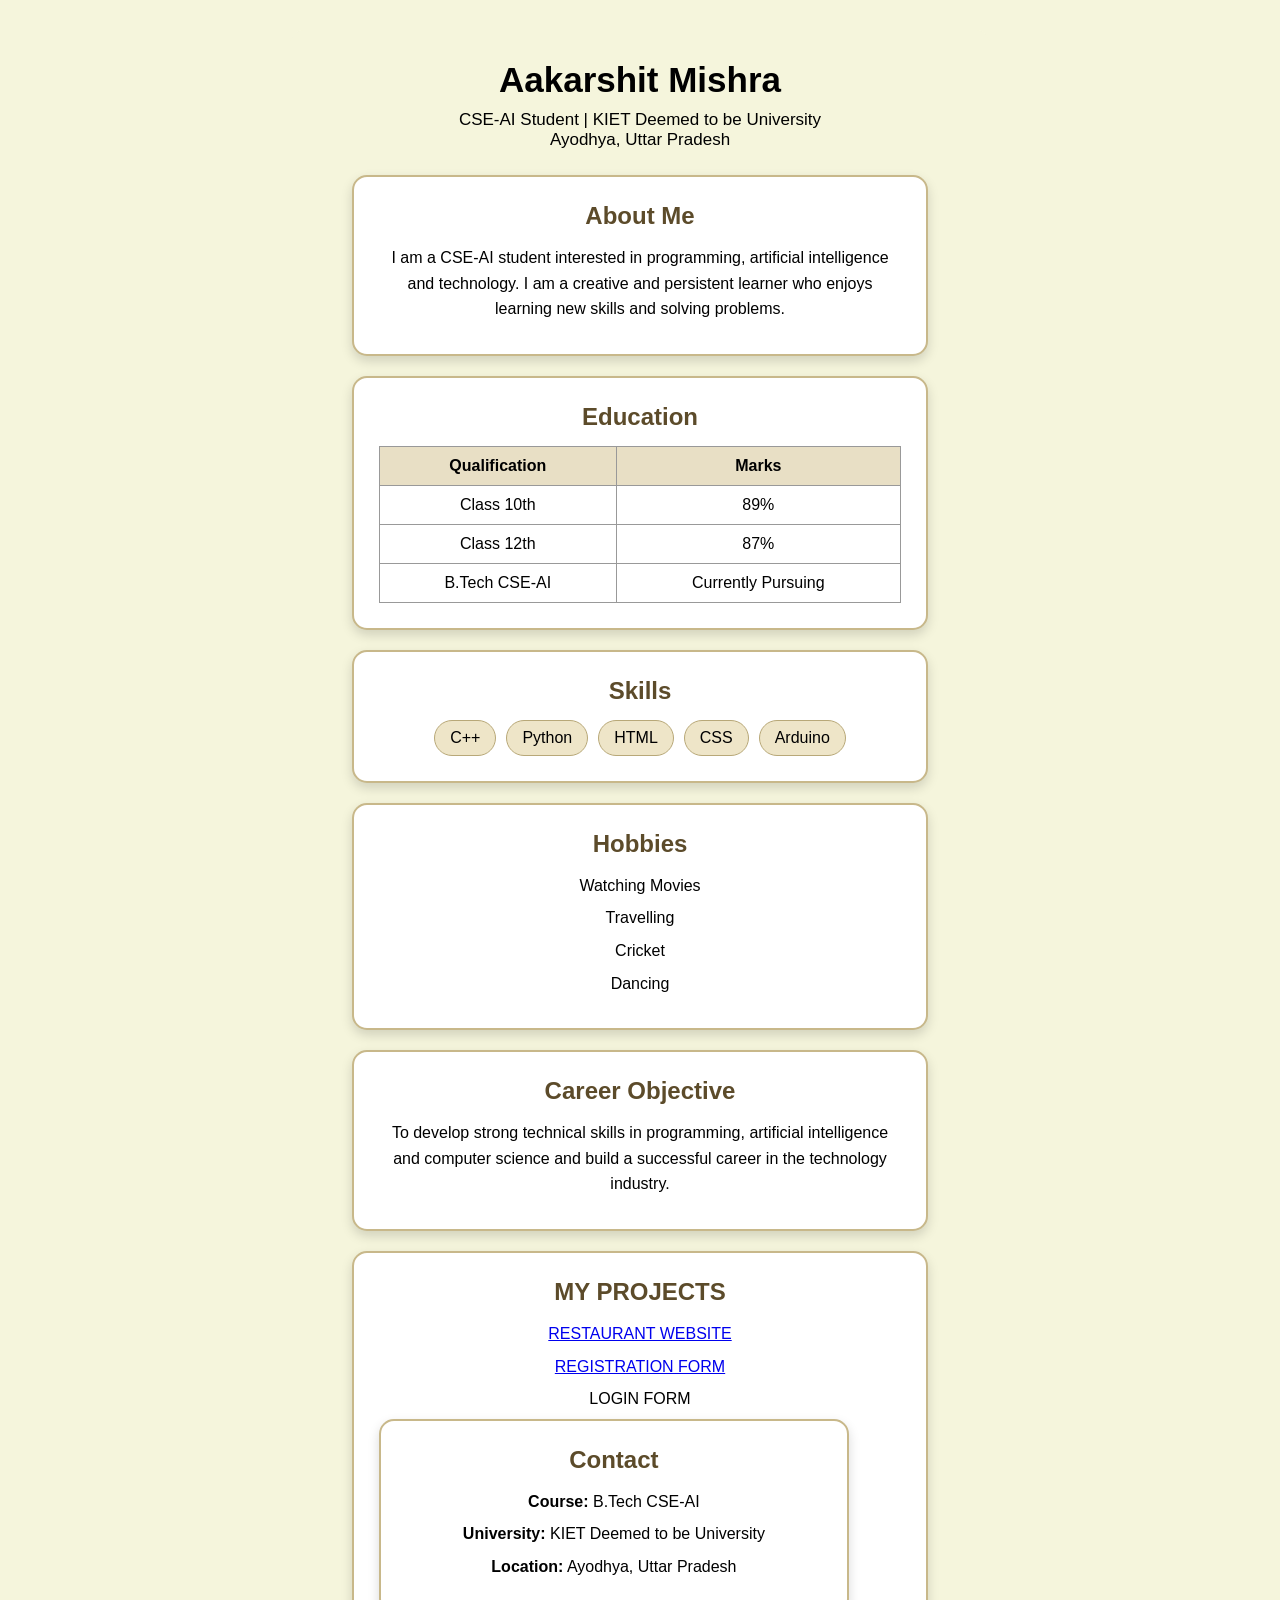
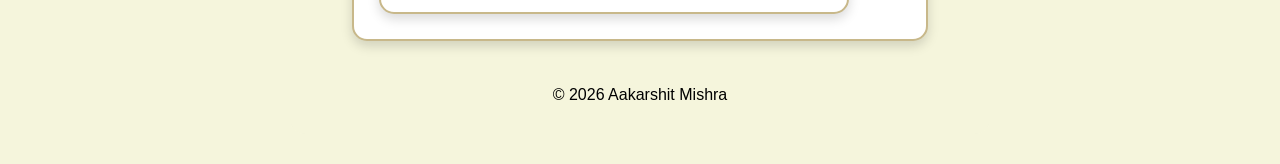
<file: index.html>
<!DOCTYPE html>
<html lang="en">
<head>
    <meta charset="UTF-8">
    <meta name="viewport" content="width=device-width, initial-scale=1.0">

    <title>Aakarshit Mishra Resume</title>

    <style>

        * {
            margin: 0;
            padding: 0;
            box-sizing: border-box;
        }

        body {
            font-family: Arial, sans-serif;
            background-color: beige;
            display: flex;
            justify-content: center;
            padding: 30px;
        }

        /* Main Resume */
        .resume {
            width: 700px;
            background-color: #f5f5dc;
            padding: 30px;
            border-radius: 15px;
        }

        /* Header */
        .header {
            text-align: center;
            margin-bottom: 25px;
        }

        .header h1 {
            font-size: 35px;
            margin-bottom: 10px;
        }

        .header p {
            font-size: 17px;
        }

        /* Flexbox Cards */
        .cards {
            display: flex;
            flex-direction: column;
            align-items: center;
            gap: 20px;
        }

        /* Individual Card */
        .card {
            width: 90%;
            background-color: white;
            padding: 25px;
            border-radius: 15px;
            border: 2px solid #c8b88a;
            box-shadow: 0px 5px 12px rgba(0,0,0,0.15);
        }

        .card h2 {
            text-align: center;
            margin-bottom: 15px;
            color: #5c4b2a;
        }

        .card p {
            text-align: center;
            line-height: 1.6;
            margin: 7px;
        }

        /* Education Table */
        table {
            width: 100%;
            border-collapse: collapse;
        }

        th, td {
            border: 1px solid #999;
            padding: 10px;
            text-align: center;
        }

        th {
            background-color: #e8dfc5;
        }

        /* Skills */
        .skills {
            display: flex;
            justify-content: center;
            flex-wrap: wrap;
            gap: 10px;
        }

        .skill {
            background-color: #eee5c8;
            padding: 8px 15px;
            border-radius: 20px;
            border: 1px solid #b8a878;
        }

        /* Footer */
        .footer {
            text-align: center;
            margin-top: 25px;
        }

    </style>

</head>

<body>

    <div class="resume">

        <!-- Header -->
        <div class="header">

            <h1>Aakarshit Mishra</h1>

            <p>
                CSE-AI Student | KIET Deemed to be University
            </p>

            <p>
                Ayodhya, Uttar Pradesh
            </p>

        </div>


        <!-- All Cards -->
        <div class="cards">


            <!-- About Me -->
            <div class="card">

                <h2>About Me</h2>

                <p>
                    I am a CSE-AI student interested in programming,
                    artificial intelligence and technology. I am a
                    creative and persistent learner who enjoys learning
                    new skills and solving problems.
                </p>

            </div>


            <!-- Education -->
            <div class="card">

                <h2>Education</h2>

                <table>

                    <tr>
                        <th>Qualification</th>
                        <th>Marks</th>
                    </tr>

                    <tr>
                        <td>Class 10th</td>
                        <td>89%</td>
                    </tr>

                    <tr>
                        <td>Class 12th</td>
                        <td>87%</td>
                    </tr>

                    <tr>
                        <td>B.Tech CSE-AI</td>
                        <td>Currently Pursuing</td>
                    </tr>

                </table>

            </div>


            <!-- Skills -->
            <div class="card">

                <h2>Skills</h2>

                <div class="skills">

                    <div class="skill">C++</div>
                    <div class="skill">Python</div>
                    <div class="skill">HTML</div>
                    <div class="skill">CSS</div>
                    <div class="skill">Arduino</div>

                </div>

            </div>


            <!-- Hobbies -->
            <div class="card">

                <h2>Hobbies</h2>

                <p>Watching Movies</p>
                <p>Travelling</p>
                <p>Cricket</p>
                <p>Dancing</p>

            </div>


            <!-- Career Objective -->
            <div class="card">

                <h2>Career Objective</h2>

                <p>
                    To develop strong technical skills in programming,
                    artificial intelligence and computer science and
                    build a successful career in the technology industry.
                </p>

            </div>
            <div class="card">
                <!--My Projects-->

                <h2>MY PROJECTS</h2>

                <p>
                   
                     <a href="hotel.html">RESTAURANT WEBSITE</a>
                </p>


                <p>
                  <a href="registration.html"> REGISTRATION FORM </a>
                </p>

                <p>
                    <href="form.html">LOGIN FORM</href>
                </p>


            <!-- Contact -->  
            <div class="card">

                <h2>Contact</h2>

                <p><b>Course:</b> B.Tech CSE-AI</p>

                <p>
                    <b>University:</b>
                    KIET Deemed to be University
                </p>

                <p><b>Location:</b> Ayodhya, Uttar Pradesh</p>

            </div>



        </div>


        <div class="footer">

            <p>© 2026 Aakarshit Mishra</p>

        </div>

    </div>

</body>
</html>
</file>
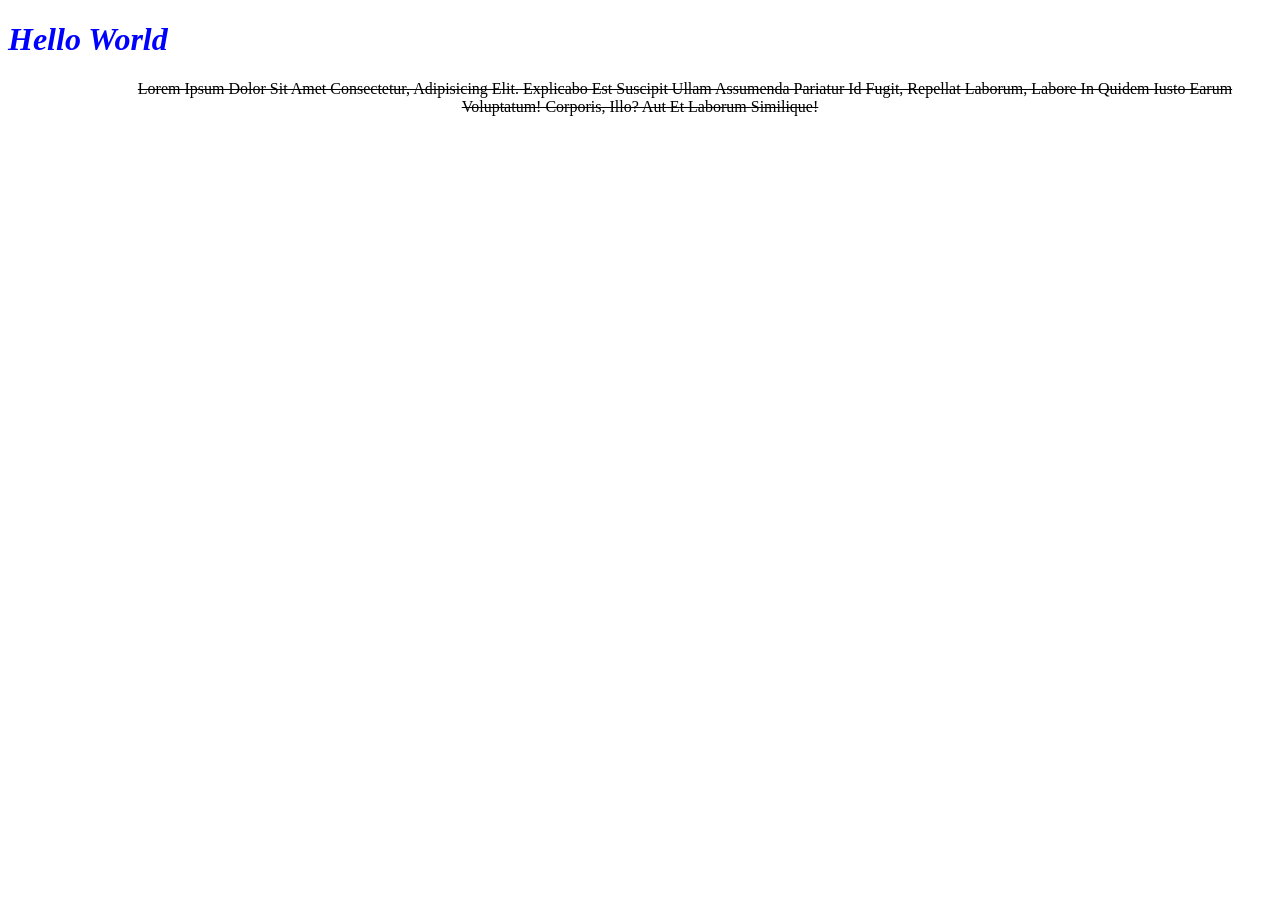
<file: demo.html>
<!DOCTYPE html>
<html lang="en">
<head>
    <meta charset="UTF-8">
    <meta name="viewport" content="width=device-width, initial-scale=1.0">
    <title>css - Font  css Box model (w/h/p/b)</title>
    <style> h1{ 
        color:blue;
       background-color :antiquewhite
       font-family: "Times New Roman"
       /* fonty size: 5em; */
       font weight : 100;
       font style: italic;
    } 
    p {
        text-align: center;
        text-decoration: line-through;
        text-transform: capitalize;
        text-shadow:0vmax;
        text-indent: 90px ;
    }
    #box{
        width:500px;
        height: 400px;
        background:    
        border: 5px  solid ;
    }
        </style>
</head>
<body>
    <!---->
    <div>
    <!--css-inline /internal and external-->
    <h1 style="font-style: italic;"> Hello World </h1>  
    <p> Lorem ipsum dolor sit amet consectetur, adipisicing elit. Explicabo est suscipit ullam assumenda pariatur id fugit, repellat laborum, labore in quidem iusto earum voluptatum! Corporis, illo? Aut et laborum similique!
        </p>
        </div>
    
    
</body>
</html>
</file>
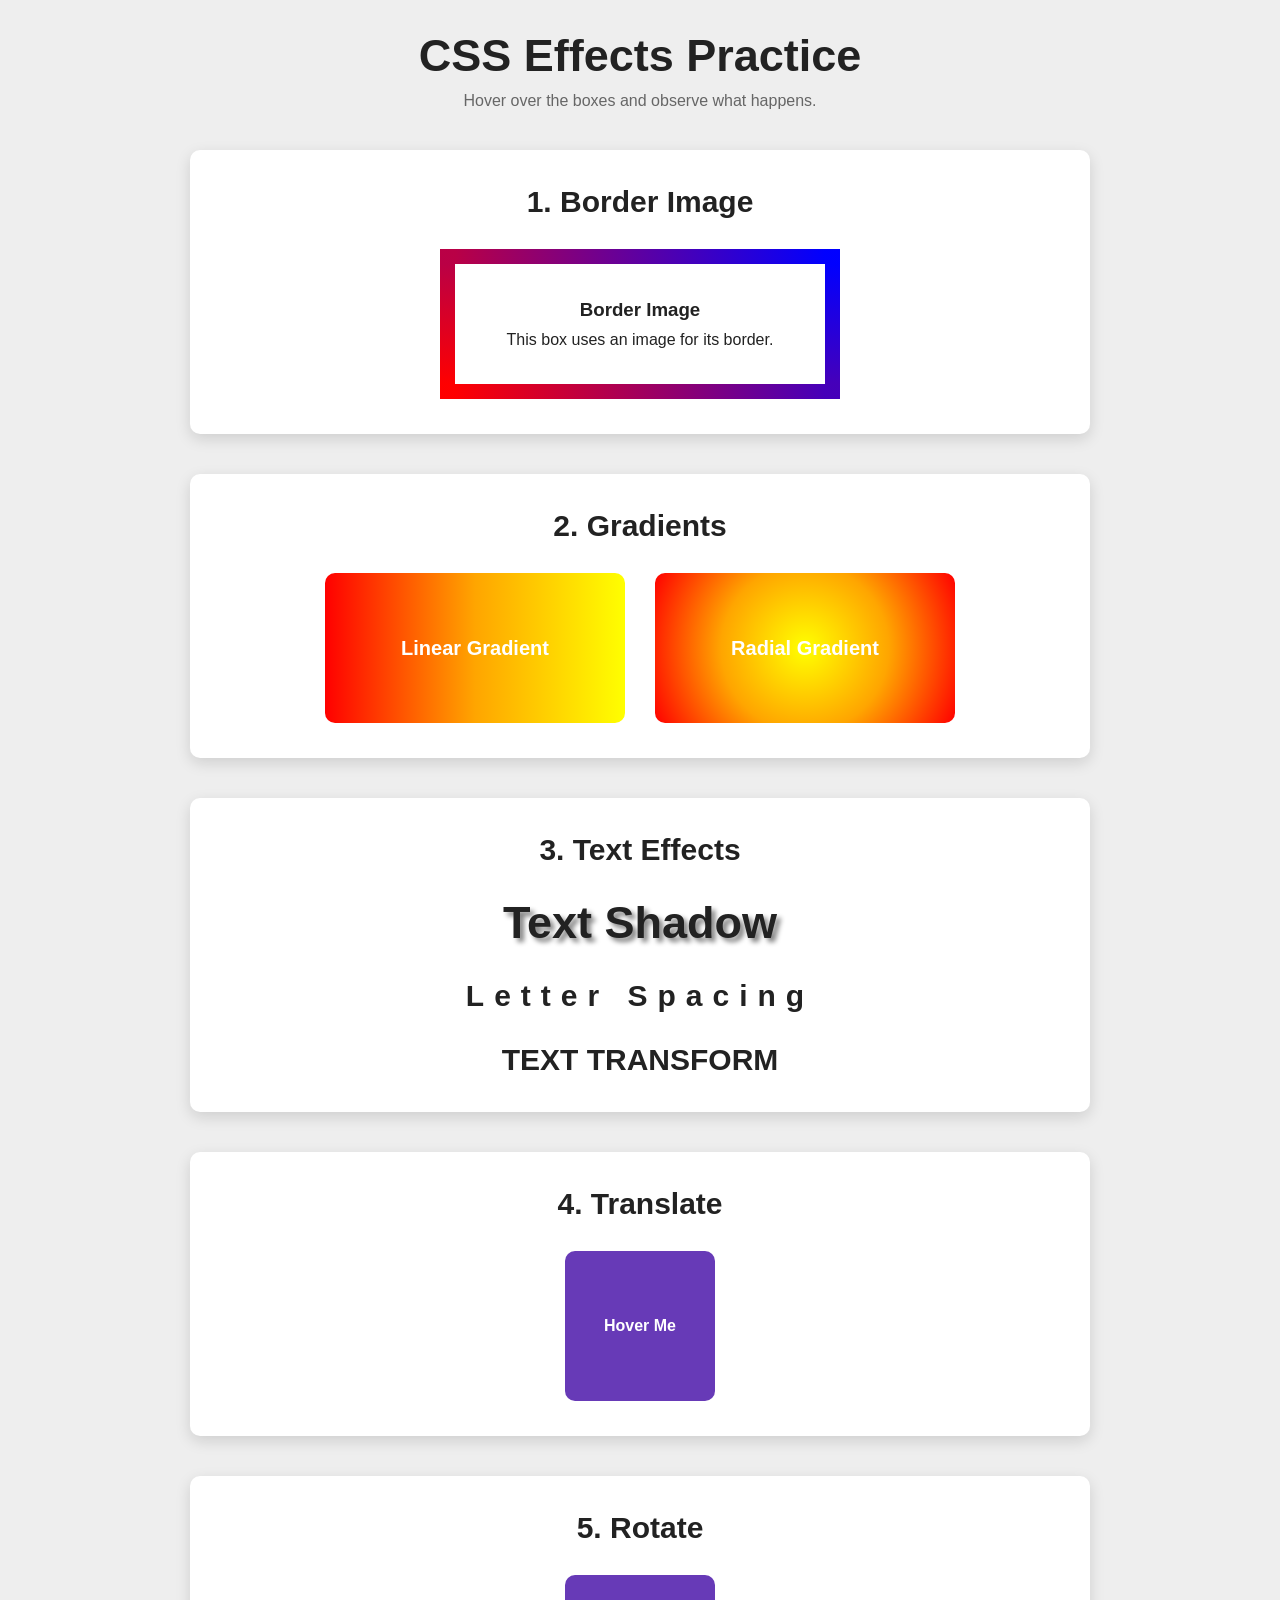
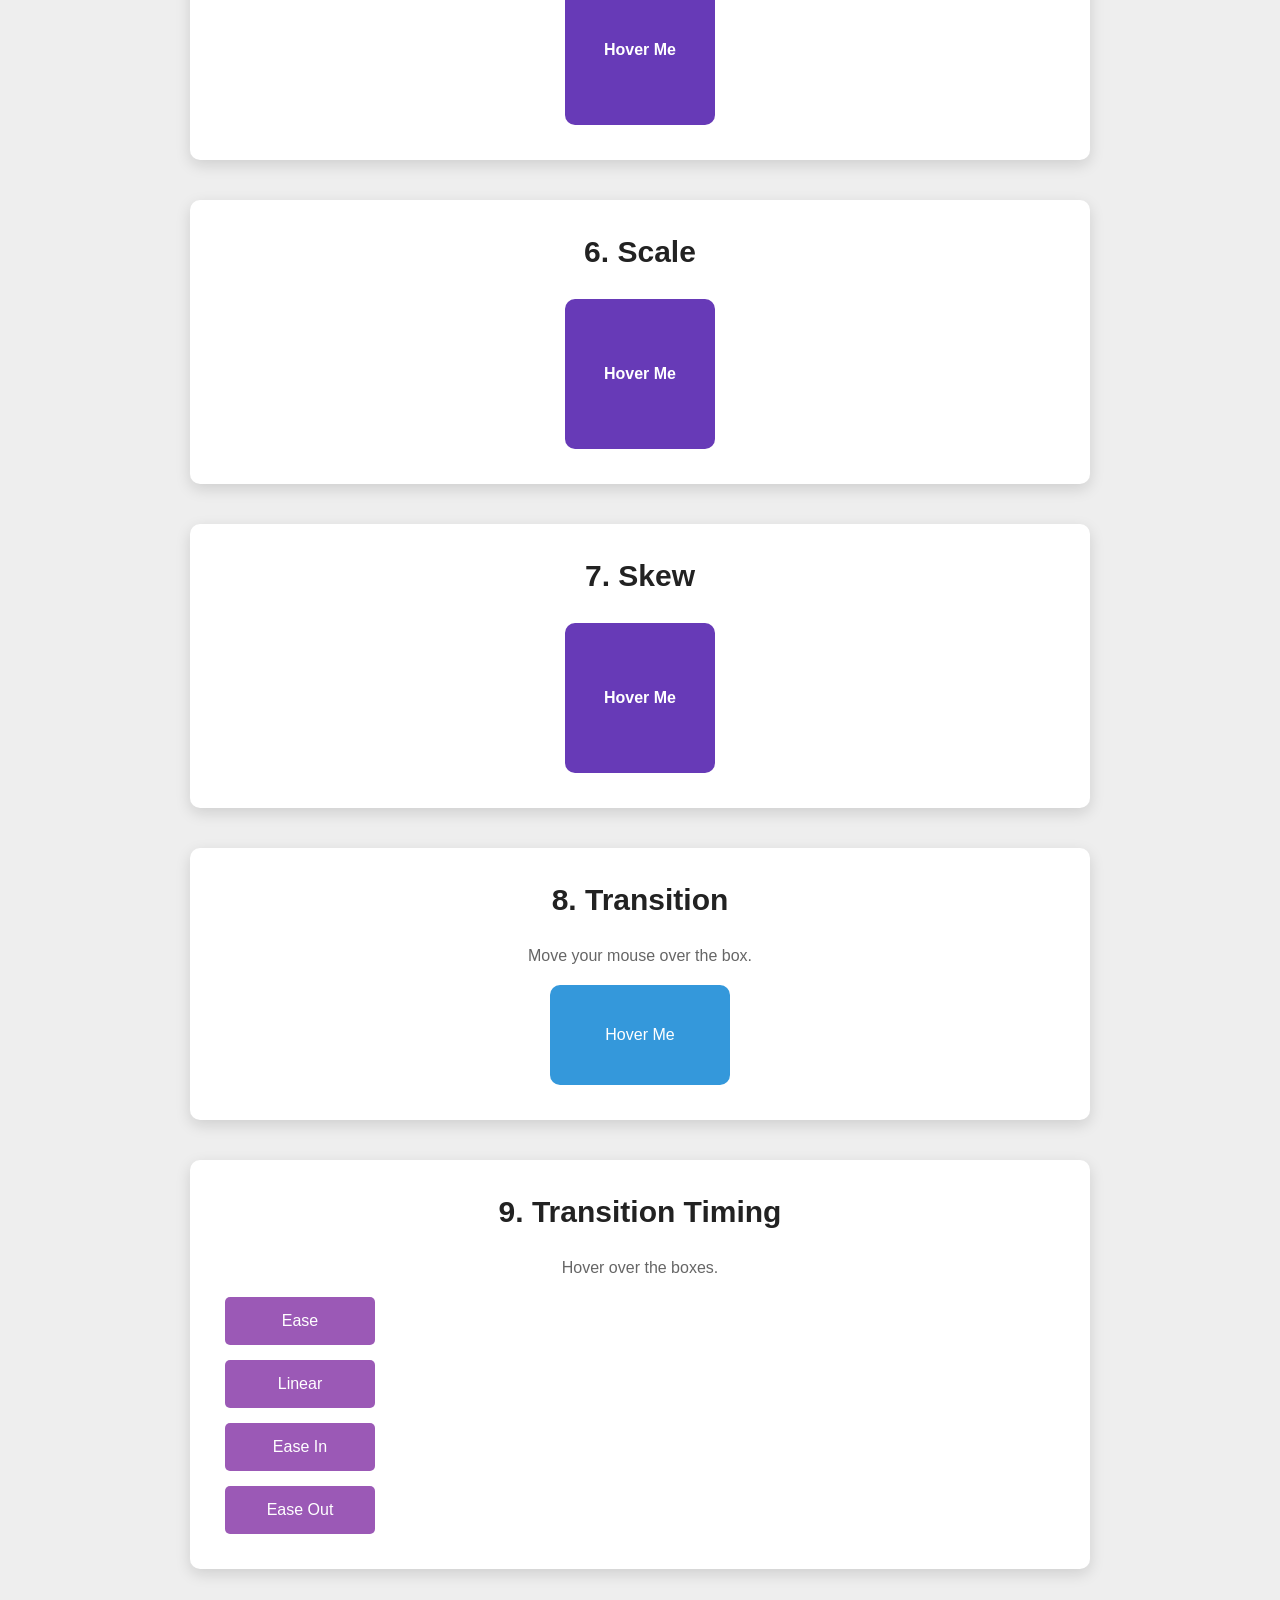
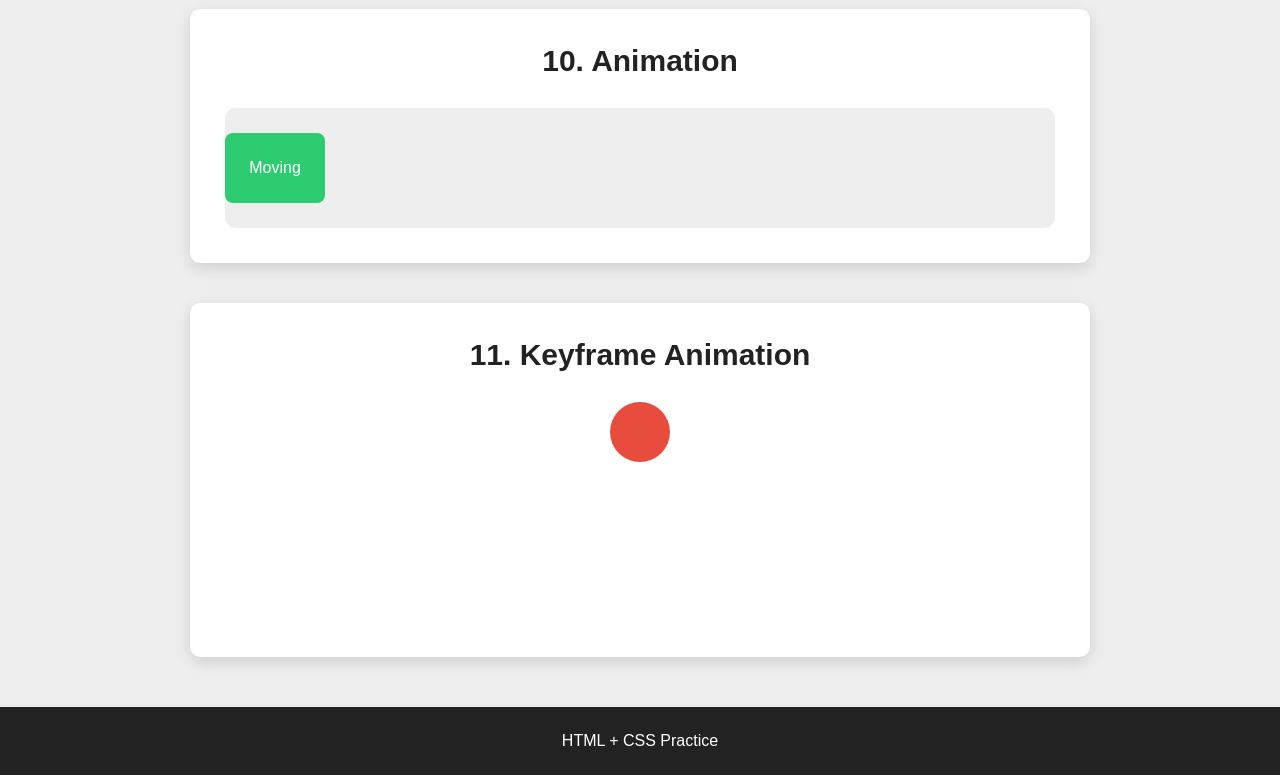
<file: document.html>
<!DOCTYPE html>
<html lang="en">

<head>

    <meta charset="UTF-8">

    <meta name="viewport" content="width=device-width, initial-scale=1.0">

    <title>CSS Effects Practice</title>

    <link rel="stylesheet" href="document.css">

</head>

<body>

    <h1>CSS Effects Practice</h1>

    <p class="intro">
        Hover over the boxes and observe what happens.
    </p>

    <section>

        <h2>1. Border Image</h2>

        <div class="border-image-box">

            <h3>Border Image</h3>

            <p>
                This box uses an image for its border.
            </p>

        </div>

    </section>


    <section>

        <h2>2. Gradients</h2>

        <div class="boxes">

            <div class="box linear">
                Linear Gradient
            </div>

            <div class="box radial">
                Radial Gradient
            </div>

        </div>

    </section>


    <section>

        <h2>3. Text Effects</h2>

        <div class="text-box">

            <h3 class="shadow">
                Text Shadow
            </h3>

            <h3 class="spacing">
                Letter Spacing
            </h3>

            <h3 class="uppercase">
                text transform
            </h3>

        </div>

    </section>


    <section>

        <h2>4. Translate</h2>

        <div class="boxes">

            <div class="transform-box translate">
                Hover Me
            </div>

        </div>

    </section>



    <section>

        <h2>5. Rotate</h2>

        <div class="boxes">

            <div class="transform-box rotate">
                Hover Me
            </div>

        </div>

    </section>



    <section>

        <h2>6. Scale</h2>

        <div class="boxes">

            <div class="transform-box scale">
                Hover Me
            </div>

        </div>

    </section>



    <section>

        <h2>7. Skew</h2>

        <div class="boxes">

            <div class="transform-box skew">
                Hover Me
            </div>

        </div>

    </section>



    <section>

        <h2>8. Transition</h2>

        <p class="instruction">
            Move your mouse over the box.
        </p>

        <div class="transition-box">
            Hover Me
        </div>

    </section>



    <section>

        <h2>9. Transition Timing</h2>

        <p class="instruction">
            Hover over the boxes.
        </p>

        <div class="timing-boxes">

            <div class="timing ease">
                Ease
            </div>

            <div class="timing linear-timing">
                Linear
            </div>

            <div class="timing ease-in">
                Ease In
            </div>

            <div class="timing ease-out">
                Ease Out
            </div>

        </div>

    </section>


    <section>

        <h2>10. Animation</h2>

        <div class="animation-area">

            <div class="moving-box">
                Moving
            </div>

        </div>

    </section>



    <section>

        <h2>11. Keyframe Animation</h2>

        <div class="bounce-area">

            <div class="ball"></div>

        </div>

    </section>


    <footer>

        <p>
            HTML + CSS Practice
        </p>

    </footer>


</body>

</html>
</file>
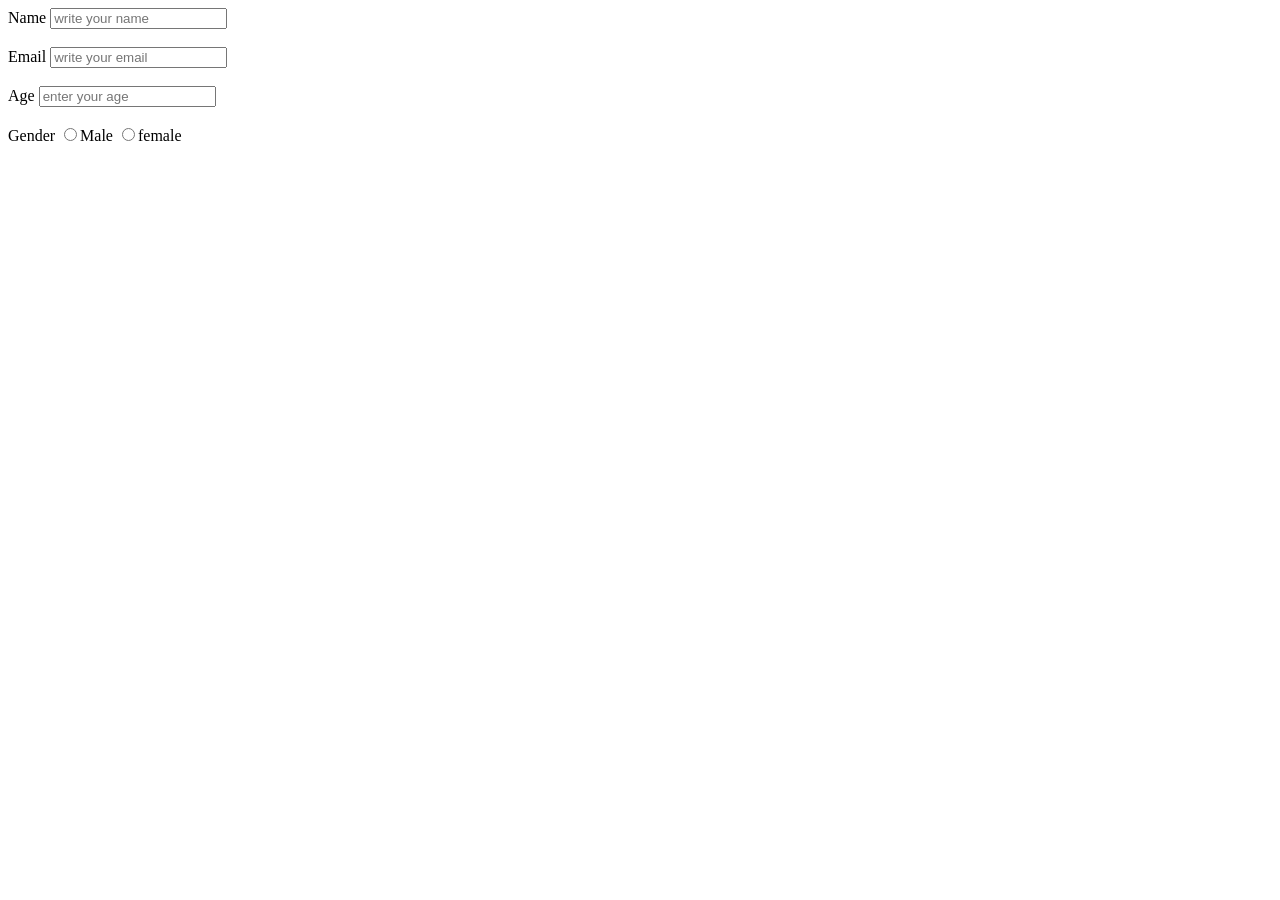
<file: form.html>
<!DOCTYPE html>
<html lang="en">
<head>
    <meta charset="UTF-8">
    <meta name="viewport" content="width=device-width, initial-scale=1.0">
    <title>registration form</title>
</head>
<body>
    <form method="get" autocomplete="on">
        <label>Name</label>
        <input type="text" placeholder="write your name ">
        <br><br>
        <label>Email</label>
        <input type="email" placeholder="write your email">
        <br><br>
        <label>Age</label>
        <input type="number" placeholder="enter your age">
        <br> <br>
        <label>Gender</label>
        <input type="radio" name="gender" value="male">Male
        <input type="radio" name="gender" value="female">female
    </form>
</body>
</html>
</file>
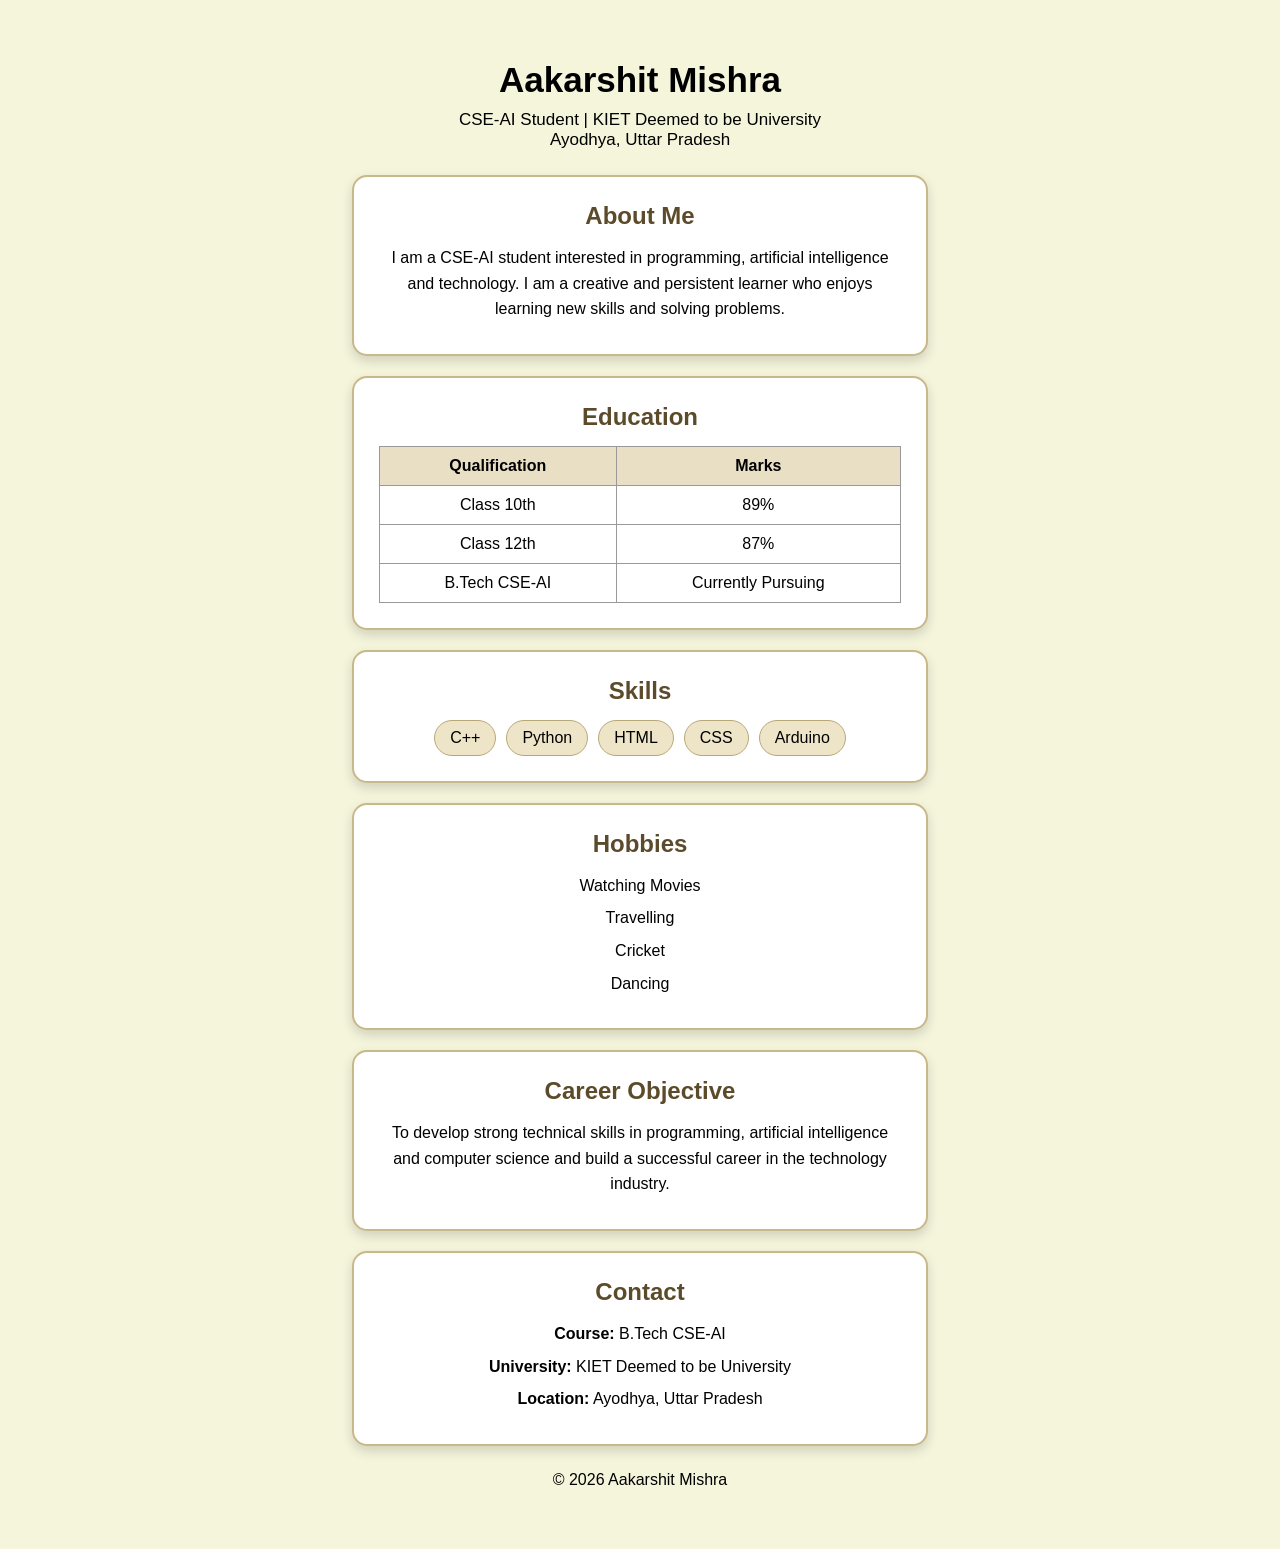
<file: hello.html>
<!DOCTYPE html>
<html lang="en">
<head>
    <meta charset="UTF-8">
    <meta name="viewport" content="width=device-width, initial-scale=1.0">

    <title>Aakarshit Mishra Resume</title>

    <style>

        * {
            margin: 0;
            padding: 0;
            box-sizing: border-box;
        }

        body {
            font-family: Arial, sans-serif;
            background-color: beige;
            display: flex;
            justify-content: center;
            padding: 30px;
        }

        /* Main Resume */
        .resume {
            width: 700px;
            background-color: #f5f5dc;
            padding: 30px;
            border-radius: 15px;
        }

        /* Header */
        .header {
            text-align: center;
            margin-bottom: 25px;
        }

        .header h1 {
            font-size: 35px;
            margin-bottom: 10px;
        }

        .header p {
            font-size: 17px;
        }

        /* Flexbox Cards */
        .cards {
            display: flex;
            flex-direction: column;
            align-items: center;
            gap: 20px;
        }

        /* Individual Card */
        .card {
            width: 90%;
            background-color: white;
            padding: 25px;
            border-radius: 15px;
            border: 2px solid #c8b88a;
            box-shadow: 0px 5px 12px rgba(0,0,0,0.15);
        }

        .card h2 {
            text-align: center;
            margin-bottom: 15px;
            color: #5c4b2a;
        }

        .card p {
            text-align: center;
            line-height: 1.6;
            margin: 7px;
        }

        /* Education Table */
        table {
            width: 100%;
            border-collapse: collapse;
        }

        th, td {
            border: 1px solid #999;
            padding: 10px;
            text-align: center;
        }

        th {
            background-color: #e8dfc5;
        }

        /* Skills */
        .skills {
            display: flex;
            justify-content: center;
            flex-wrap: wrap;
            gap: 10px;
        }

        .skill {
            background-color: #eee5c8;
            padding: 8px 15px;
            border-radius: 20px;
            border: 1px solid #b8a878;
        }

        /* Footer */
        .footer {
            text-align: center;
            margin-top: 25px;
        }

    </style>

</head>

<body>

    <div class="resume">

        <!-- Header -->
        <div class="header">

            <h1>Aakarshit Mishra</h1>

            <p>
                CSE-AI Student | KIET Deemed to be University
            </p>

            <p>
                Ayodhya, Uttar Pradesh
            </p>

        </div>


        <!-- All Cards -->
        <div class="cards">


            <!-- About Me -->
            <div class="card">

                <h2>About Me</h2>

                <p>
                    I am a CSE-AI student interested in programming,
                    artificial intelligence and technology. I am a
                    creative and persistent learner who enjoys learning
                    new skills and solving problems.
                </p>

            </div>


            <!-- Education -->
            <div class="card">

                <h2>Education</h2>

                <table>

                    <tr>
                        <th>Qualification</th>
                        <th>Marks</th>
                    </tr>

                    <tr>
                        <td>Class 10th</td>
                        <td>89%</td>
                    </tr>

                    <tr>
                        <td>Class 12th</td>
                        <td>87%</td>
                    </tr>

                    <tr>
                        <td>B.Tech CSE-AI</td>
                        <td>Currently Pursuing</td>
                    </tr>

                </table>

            </div>


            <!-- Skills -->
            <div class="card">

                <h2>Skills</h2>

                <div class="skills">

                    <div class="skill">C++</div>
                    <div class="skill">Python</div>
                    <div class="skill">HTML</div>
                    <div class="skill">CSS</div>
                    <div class="skill">Arduino</div>

                </div>

            </div>


            <!-- Hobbies -->
            <div class="card">

                <h2>Hobbies</h2>

                <p>Watching Movies</p>
                <p>Travelling</p>
                <p>Cricket</p>
                <p>Dancing</p>

            </div>


            <!-- Career Objective -->
            <div class="card">

                <h2>Career Objective</h2>

                <p>
                    To develop strong technical skills in programming,
                    artificial intelligence and computer science and
                    build a successful career in the technology industry.
                </p>

            </div>


            <!-- Contact -->
            <div class="card">

                <h2>Contact</h2>

                <p><b>Course:</b> B.Tech CSE-AI</p>

                <p>
                    <b>University:</b>
                    KIET Deemed to be University
                </p>

                <p><b>Location:</b> Ayodhya, Uttar Pradesh</p>

            </div>


        </div>


        <div class="footer">

            <p>© 2026 Aakarshit Mishra</p>

        </div>

    </div>

</body>
</html>
</file>
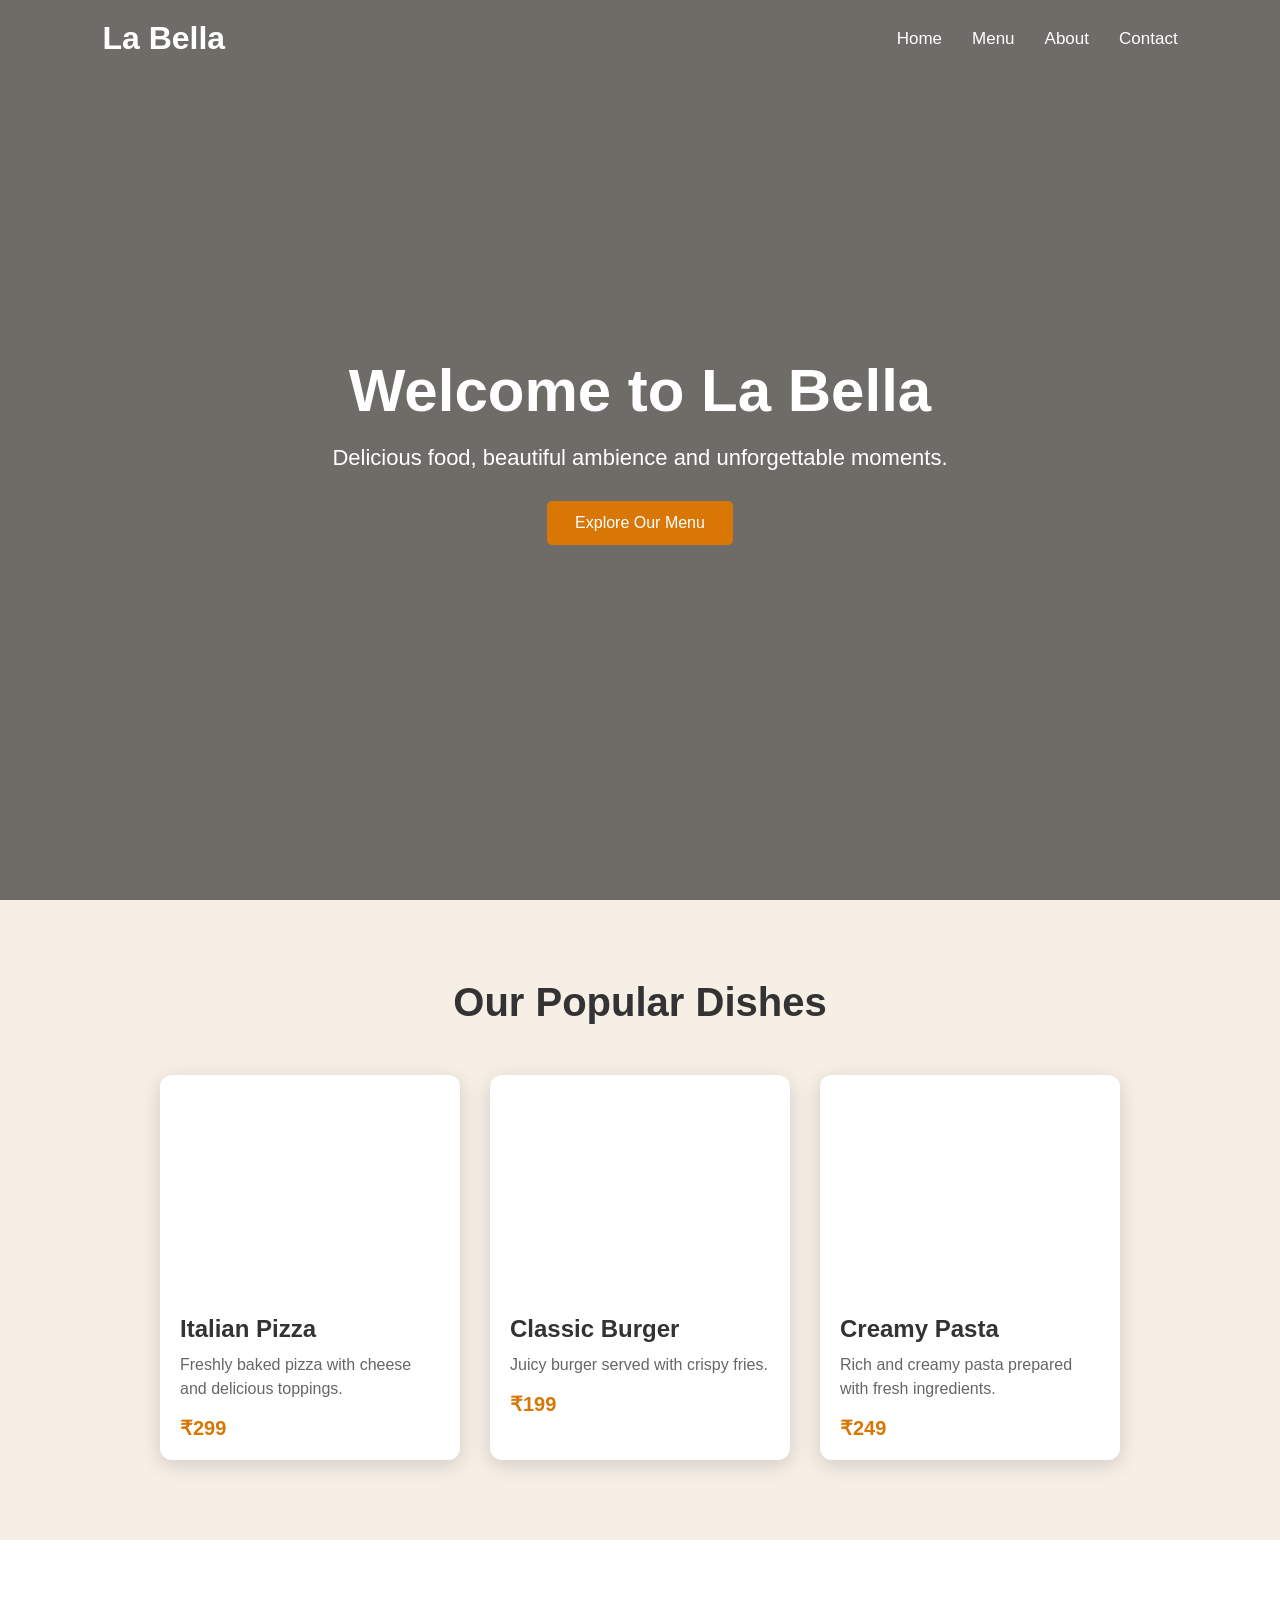
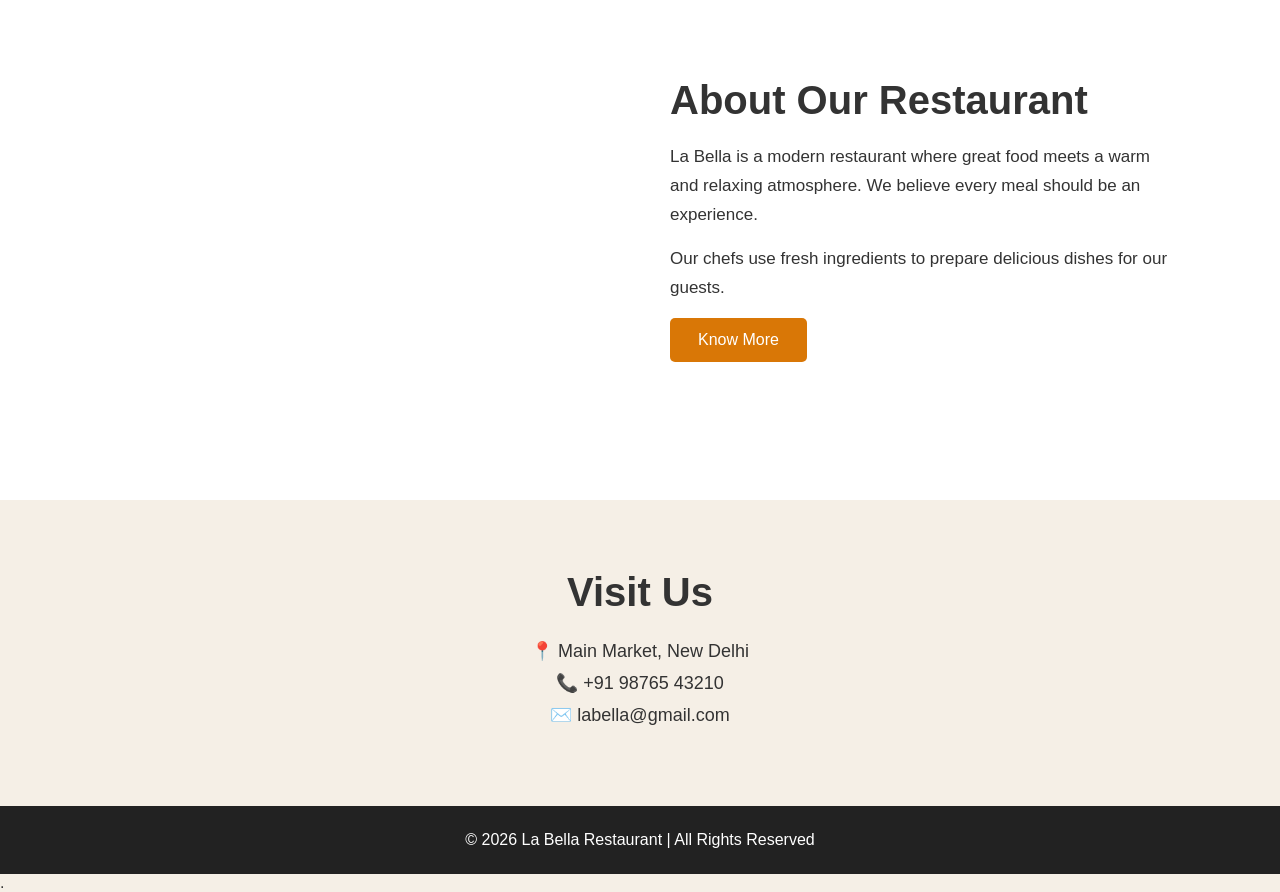
<file: hotel.HTML>
<!DOCTYPE html>
<html lang="en">
<head>
    <meta charset="UTF-8">
    <meta name="viewport" content="width=device-width, initial-scale=1.0">
    <title>La Bella Restaurant</title>

    <!-- CSS File -->
    <link rel="stylesheet" href="style.css">
</head>

<body>

    <!-- Navigation Bar -->
    <header>
        <nav class="navbar">
            <h1 class="logo">La Bella</h1>

            <div class="nav-links">
                <a href="#home">Home</a>
                <a href="#menu">Menu</a>
                <a href="#about">About</a>
                <a href="#contact">Contact</a>
            </div>
        </nav>
    </header>


    <!-- Hero Section -->
    <section id="home" class="hero">

        <div class="hero-content">
            <h2>Welcome to La Bella</h2>

            <p>
                Delicious food, beautiful ambience and unforgettable moments.
            </p>

            <button>Explore Our Menu</button>
        </div>

    </section>


    <!-- Menu Section -->
    <section id="menu" class="menu-section">

        <h2>Our Popular Dishes</h2>

        <div class="menu-container">

            <div class="food-card">
                <div class="food-image pizza"></div>

                <div class="food-info">
                    <h3>Italian Pizza</h3>
                    <p>Freshly baked pizza with cheese and delicious toppings.</p>
                    <span>₹299</span>
                </div>
            </div>


            <div class="food-card">
                <div class="food-image burger"></div>

                <div class="food-info">
                    <h3>Classic Burger</h3>
                    <p>Juicy burger served with crispy fries.</p>
                    <span>₹199</span>
                </div>
            </div>


            <div class="food-card">
                <div class="food-image pasta"></div>

                <div class="food-info">
                    <h3>Creamy Pasta</h3>
                    <p>Rich and creamy pasta prepared with fresh ingredients.</p>
                    <span>₹249</span>
                </div>
            </div>

        </div>

    </section>


    <!-- About Section -->
    <section id="about" class="about">

        <div class="about-image"></div>

        <div class="about-content">
            <h2>About Our Restaurant</h2>

            <p>
                La Bella is a modern restaurant where great food meets
                a warm and relaxing atmosphere. We believe every meal
                should be an experience.
            </p>

            <p>
                Our chefs use fresh ingredients to prepare delicious
                dishes for our guests.
            </p>

            <button>Know More</button>
        </div>

    </section>


    <!-- Contact Section -->
    <section id="contact" class="contact">

        <h2>Visit Us</h2>

        <p>📍 Main Market, New Delhi</p>
        <p>📞 +91 98765 43210</p>
        <p>✉️ labella@gmail.com</p>
 
    </section>


    <!-- Footer -->
    <footer>
        <p>© 2026 La Bella Restaurant | All Rights Reserved</p>
    </footer>

</body>
</html>.
</file>
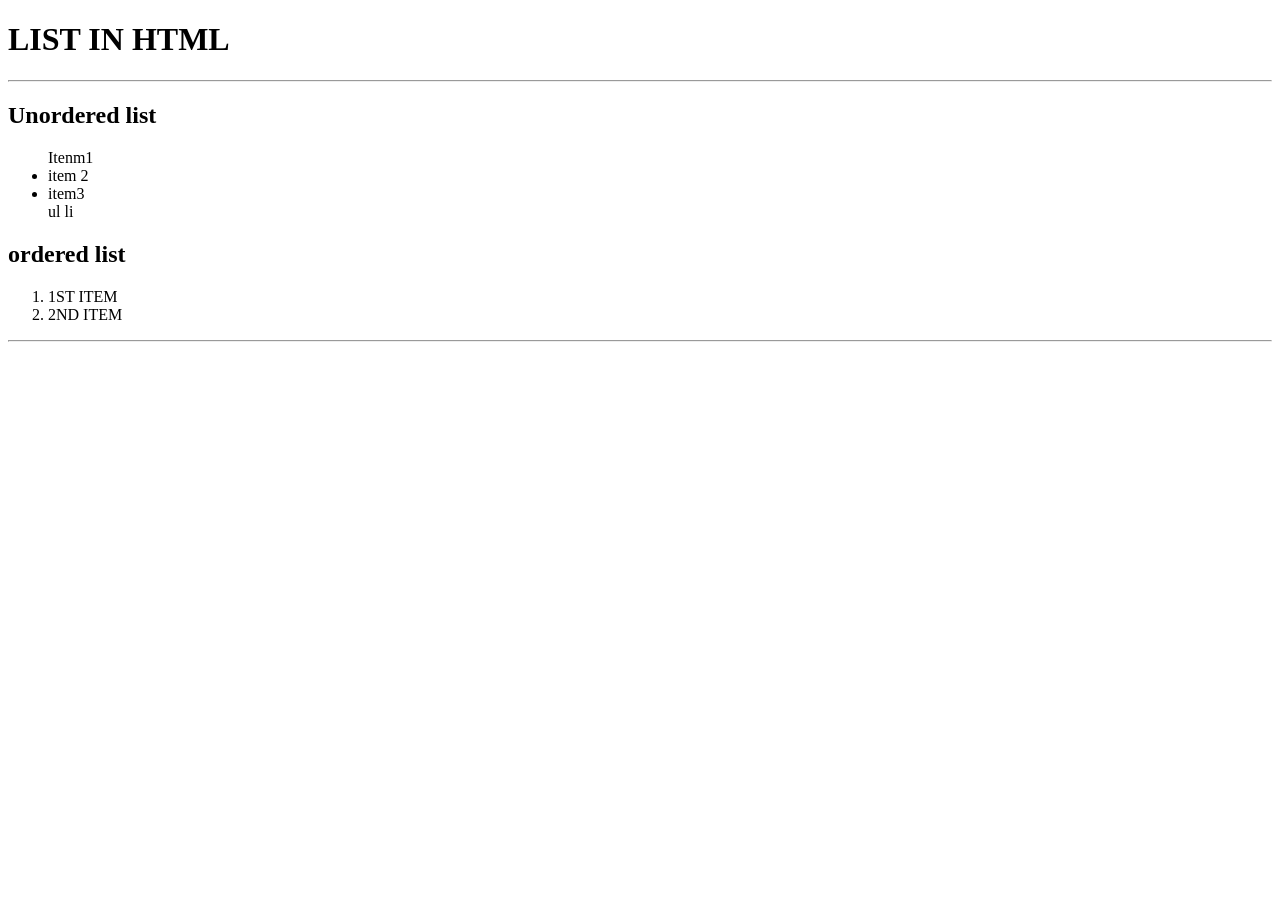
<file: list.html>
<!DOCTYPE html>
<html lang="en">
<head>
    <meta charset="UTF-8">
    <meta name="viewport" content="width=device-width, initial-scale=1.0">
    <title>List in HTML </title>
</head>
<body>
    <h1>LIST IN HTML </h1>
    <hr>
    <h2>Unordered list</h2>
    <ul>
        <list style="none";
        #apply-now a{  
            
        }
    # apply-now a: hover {
        font size 13px
    }
        <li>Itenm1</li>
        <li> item 2</li>
        <li> item3 </li>
        ul li <a href=""></a>
    </ul>
    <h2> ordered list </h2>
    <ol type = "none" >
        <li>1ST ITEM </li>
        <LI>2ND ITEM </LI>
    </ol>
    <hr>
    
</body>
</html>
</file>
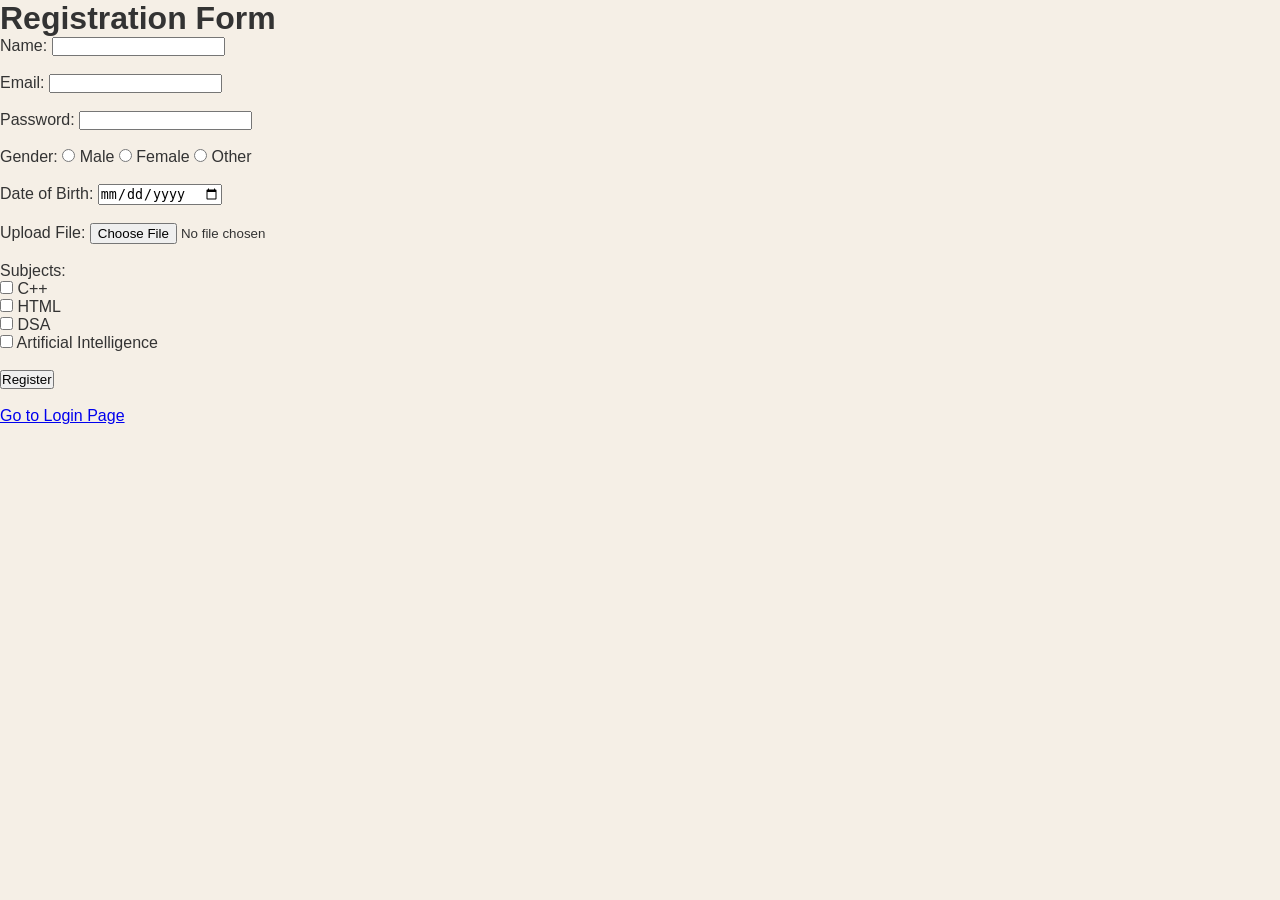
<file: regis.html>
<!DOCTYPE html>
<html>
<head>
    <title>Registration Page</title>
    <link rel="stylesheet" type="text/css" href="style.css">
</head>
<body>
    

    <div>
        <h1>Registration Form</h1>

        <form>

            <label for="name">Name:</label>
            <input type="text" id="name" name="name" required>
            <br><br>

            <label for="email">Email:</label>
            <input type="email" id="email" name="email" required>
            <br><br>

            <label for="password">Password:</label>
            <input type="password" id="password" name="password"
                   minlength="8" maxlength="20" required>
            <br><br>

            <label>Gender:</label>
            <input type="radio" id="male" name="gender" value="Male">
            <label for="male">Male</label>

            <input type="radio" id="female" name="gender" value="Female">
            <label for="female">Female</label>

            <input type="radio" id="other" name="gender" value="Other">
            <label for="other">Other</label>
            <br><br>

            <label for="dob">Date of Birth:</label>
            <input type="date" id="dob" name="dob">
            <br><br>

            <label for="file">Upload File:</label>
            <input type="file" id="file" name="file">
            <br><br>

            <label>Subjects:</label><br>

            <input type="checkbox" id="c" name="subjects" value="C++">
            <label for="c">C++</label><br>

            <input type="checkbox" id="html" name="subjects" value="HTML">
            <label for="html">HTML</label><br>

            <input type="checkbox" id="dsa" name="subjects" value="DSA">
            <label for="dsa">DSA</label><br>

            <input type="checkbox" id="ai" name="subjects" value="AI">
            <label for="ai">Artificial Intelligence</label>

            <br><br>

            <input type="submit" value="Register">

        </form>

        <br>
        <a href="http://127.0.0.1:5500/formm.html">Go to Login Page</a>
    </div>

</body>
</html>
</file>
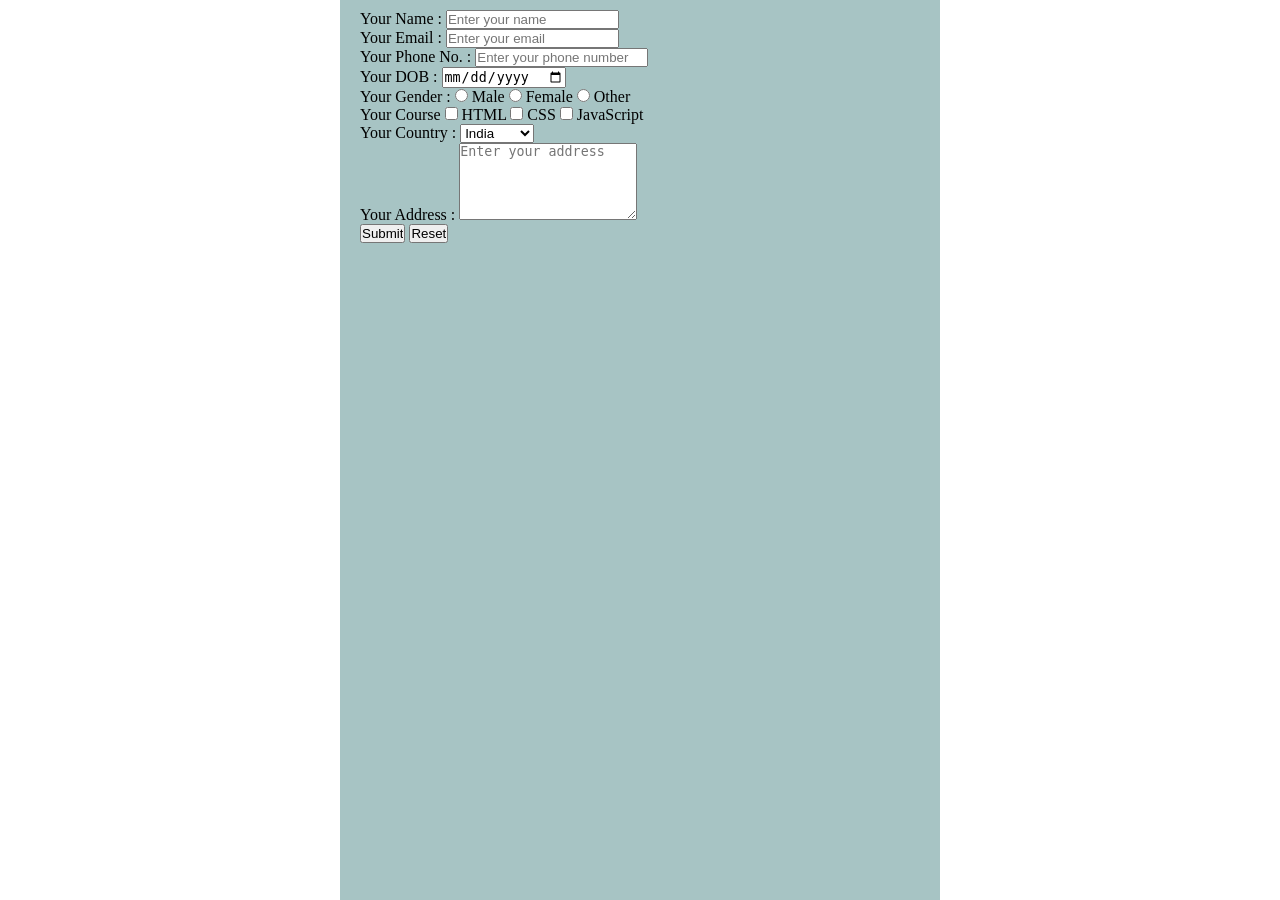
<file: registrationform.html>
<!DOCTYPE html>
<html lang="en">
<head>
    <meta charset="UTF-8">
    <meta name="viewport" content="width=device-width, initial-scale=1.0">
    <title>Student Registration Form</title>
    <style>
        *,html{
            margin: 0;
            padding: 0;
        }
        #box{
            width: 600px;
            height: 900px;
            background-color: rgb(167, 196, 196);
            margin: 0px auto;
            padding: 10px 20px;
            box-sizing: border-box;
        }
    

    </style>
</head>
<body>
    <div id="box">
        <form>
            <div>
                <lable>Your Name :</lable>
                <input type="text" placeholder="Enter your name"/>
            </div>
            <div>
                <label>Your Email :</label> 
                <input type="email" placeholder="Enter your email"/>
            </div>
            <div>
                <label>Your Phone No. :</label>
                <input type="tel" placeholder="Enter your phone number"/>
            </div>
            <div>
                <label>Your DOB :</label>
                <input type="date"/>
            </div>
            <div>
                <label>Your Gender :</label>
                <input type="radio" name="gender" value="male"/>
                <label>Male</label>
                <input type="radio" name="gender" value="female"/>
                <label>Female</label>
                <input type="radio" name="gender" value="other"/>
                <label>Other</label>
            </div>
            <div>
                <lable>Your Course</lable>
                <input type="checkbox" name="course" value="html"/>
                <label>HTML</label> 
                <input type="checkbox" name="course" value="css"/>
                <label>CSS</label>  
                <input type="checkbox" name="course" value="javascript"/>
                <label>JavaScript</label>
            </div>

            <div>
                <label>Your Country :</label>
                <select>
                    <option value="india">India</option>
                    <option value="usa">USA</option>
                    <option value="uk">UK</option>
                    <option value="australia">Australia</option>
                </select>
            </div>

            <div>
                <label>Your Address :</label>
                <textarea placeholder="Enter your address" cols="20" rows="5"></textarea>
            </div>
            <div>
                <input type="submit" value="Submit"/>
                <input type="reset" value="Reset"/>
            </div>
        </form>

    </div>
</body>
</html>
</file>
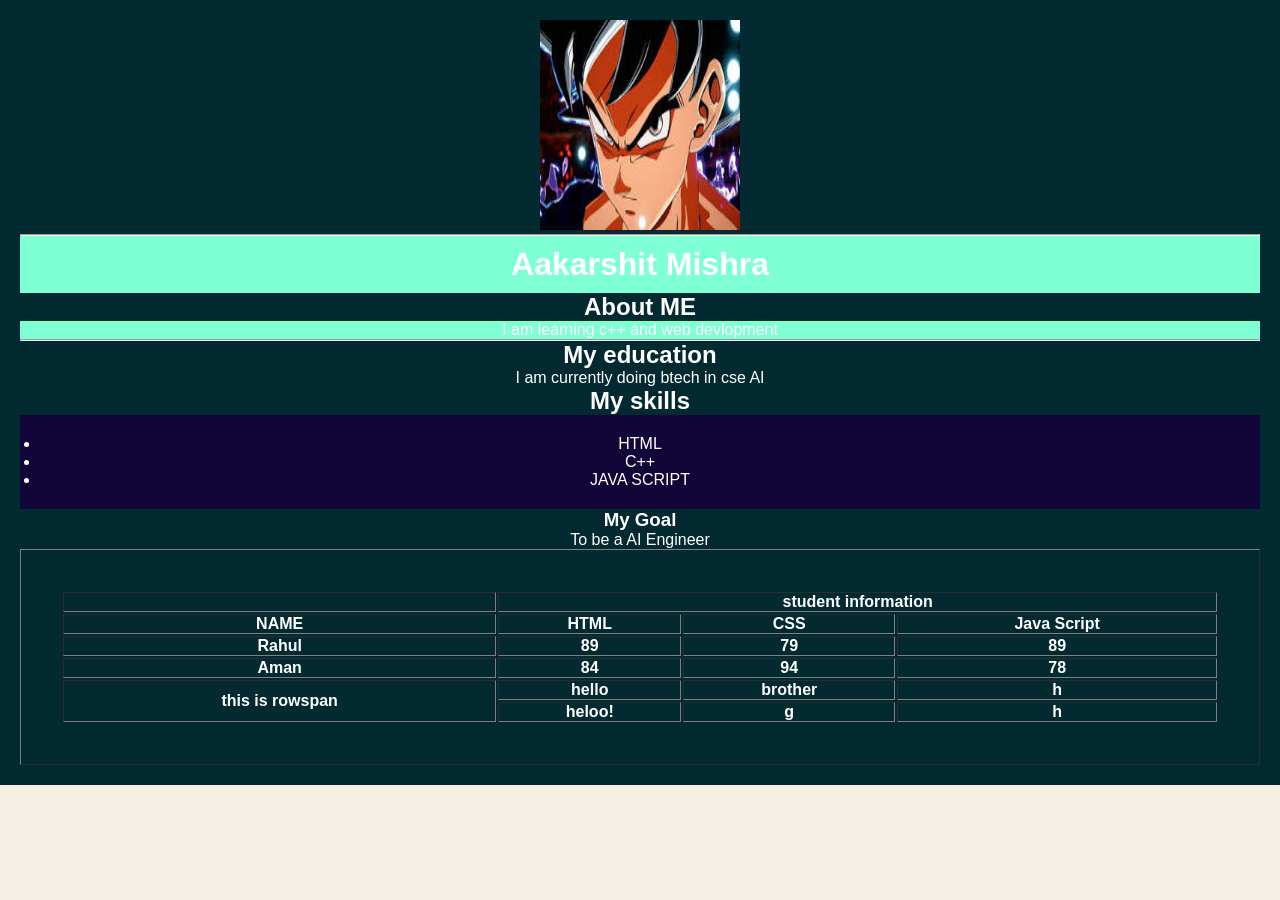
<file: resume.html>
<!DOCTYPE html>
<html lang="en">
<head>
    <meta charset="UTF-8">
    <meta name="viewport" content="width=device-width, initial-scale=1.0">

    <title>Portfolio</title>
    <link rel="stylesheet" type="text/css" href="style.css">
</head>
<style>

    h1{
background-color: aquamarine;
        text-align: center;
        padding: 10px;
    }
    UL{
        background-color: rgb(18, 5, 56);
        padding: 20px;

    }
    main{
        width: 960px;
        height: 1000px;
        margin: 20px;
        display: grid;
        grid-template-columns: 1;
        grid-template-rows: 100px 80px 400px 300px;
        gap: 10px;
        text-align: center;
        padding: 10px;
        background-color: rgb(5, 5, 5);
    }
     table{
         
        width: 100%;
        border-collapse: collapse;
        padding: 40px;
        background-color: rgb(2, 42, 48);
     }
     header{
        background-color: rgb(2, 42, 48);
        color: white;
        padding: 20px;
        text-align: center;
     }
     card{
        
        background-color: rgb(6, 39, 44);
        color: rgb(60, 29, 117);
        padding: 20px;
        text-align: center;
        box box-shadow: 0 4px 8px 0 rgba(0, 0, 0, 0.2), 0 6px 20px 0 rgba(0, 0, 0, 0.19); 
        transition: 0.3;        
     }
     


</style>
<body>
    <div class="card">
        <header>
            
            <img src="[data-uri]"
            alt="profile picture" width="200"  height="210" ><hr>
            <div class="container">
            
            <h1> Aakarshit Mishra </h1>
            <h2>About ME</h2>
            <p title="This is Tooltip " style="background-color: aquamarine;"> 
                    I am learning c++ and web devlopment
                </p>
                
                <hr>
                <h2> My education </h2>
                    <pr> I am currently doing btech in cse AI</pr>
            <h2>My skills </h2>
             <ul>
                <li>HTML</li>
                <li>C++</li>
                <li>JAVA SCRIPT</li>
             </ul>
                <h3> My Goal </h3>
                <pr> To be a AI Engineer<br></pr>
                <table border="1" style="border-collapse:separate;">
                    <td></td>
                    <th colspan="3">
                        student information
                    </th>
                    <tr>
                    <th> NAME </th>
                <th>HTML</th>
                 <th>CSS</th>
                <th> Java Script </th>
                
            </tr>
            <tr>
                <th>Rahul</th>
                <th>89</th>
                <th>79</th>
                <th>89</th>

            </tr>
            <tr>
                <th>Aman</th>
                <th>84</th>
                <th>94</th>
                <th>78</th>
            </tr>
            <tr>
                <th rowspan="2"> this is rowspan</th>
                <th>hello</th>
                <th>brother</th>
                <th>h</th>
            </tr>
            <tr>
                <th>heloo!</th>
                <th>g</th>
                <th>h</th>
            </tr>
                </table>
             
        </header>
    </main>
    
</body>
</html>
</file>
<file: document.css>
* {
    margin: 0;
    padding: 0;
    box-sizing: border-box;
}

body {

    font-family: Arial, sans-serif;

    background-color: #eeeeee;

    color: #222;

    padding-top: 30px;
}



body > h1 {

    text-align: center;

    font-size: 45px;

    margin-bottom: 10px;
}

.intro {

    text-align: center;

    color: #666;

    margin-bottom: 40px;
}




section {

    width: 90%;

    max-width: 900px;

    margin: 40px auto;

    padding: 35px;

    background-color: white;

    border-radius: 10px;

    box-shadow: 0 5px 15px #0002;
}

section h2 {

    text-align: center;

    margin-bottom: 30px;

    font-size: 30px;
}


.boxes {

    display: flex;

    justify-content: center;

    align-items: center;

    gap: 30px;

    flex-wrap: wrap;
}



.border-image-box {

    width: 400px;

    margin: auto;

    padding: 35px;

    text-align: center;

    border: 15px solid transparent;

    border-image:
        linear-gradient(
            45deg,
            red,
            blue
        ) 1;
}

.border-image-box h3 {

    margin-bottom: 10px;
}


.box {

    width: 300px;

    height: 150px;

    display: flex;

    justify-content: center;

    align-items: center;

    color: white;

    font-size: 20px;

    font-weight: bold;

    border-radius: 10px;
}


.linear {

    background:
        linear-gradient(
            to right,
            red,
            orange,
            yellow
        );
}



.radial {

    background:
        radial-gradient(
            circle,
            yellow,
            orange,
            red
        );
}



.text-box {

    text-align: center;
}

.shadow {

    font-size: 45px;

    text-shadow:
        4px 4px 5px gray;

    margin-bottom: 30px;
}


.spacing {

    font-size: 30px;

    letter-spacing: 10px;

    margin-bottom: 30px;
}


.uppercase {

    font-size: 30px;

    text-transform: uppercase;
}



.transform-box {

    width: 150px;

    height: 150px;

    display: flex;

    justify-content: center;

    align-items: center;

    background-color: #673ab7;

    color: white;

    border-radius: 10px;

    font-weight: bold;

    cursor: pointer;
}



.translate:hover {

    transform: translate(50px, -20px);
}



.rotate:hover {

    transform: rotate(30deg);
}



.scale:hover {

    transform: scale(1.3);
}



.skew:hover {

    transform: skew(20deg);
}



.instruction {

    text-align: center;

    color: #666;

    margin-bottom: 20px;
}


.transition-box {

    width: 180px;

    height: 100px;

    margin: auto;

    display: flex;

    justify-content: center;

    align-items: center;

    background-color: #3498db;

    color: white;

    border-radius: 10px;

    cursor: pointer;

    transition:
        transform 0.5s ease,
        background-color 0.5s ease,
        box-shadow 0.5s ease;
}


.transition-box:hover {

    transform: scale(1.2);

    background-color: #e74c3c;

    box-shadow:
        0 10px 20px #0005;
}



.timing-boxes {

    display: flex;

    flex-direction: column;

    gap: 15px;
}


.timing {

    width: 150px;

    padding: 15px;

    background-color: #9b59b6;

    color: white;

    text-align: center;

    border-radius: 5px;

    cursor: pointer;
}


/* Ease */

.ease {

    transition:
        width 2s ease;
}


/* Linear */

.linear-timing {

    transition:
        width 2s linear;
}


/* Ease In */

.ease-in {

    transition:
        width 2s ease-in;
}


/* Ease Out */

.ease-out {

    transition:
        width 2s ease-out;
}



.timing-boxes:hover .timing {

    width: 90%;
}




.animation-area {

    height: 120px;

    background-color: #eeeeee;

    border-radius: 10px;

    position: relative;

    overflow: hidden;
}


.moving-box {

    width: 100px;

    height: 70px;

    background-color: #2ecc71;

    color: white;

    display: flex;

    justify-content: center;

    align-items: center;

    border-radius: 8px;

    position: absolute;

    top: 25px;

    left: 0;

    animation:
        move 3s linear infinite;
}


/* Animation */

@keyframes move {

    from {

        left: 0;
    }

    to {

        left: calc(100% - 100px);
    }

}



.bounce-area {

    height: 220px;

    display: flex;

    justify-content: center;

    align-items: flex-start;
}


.ball {

    width: 60px;

    height: 60px;

    background-color: #e74c3c;

    border-radius: 50%;

    animation:
        bounce 1s ease-in-out infinite;
}


@keyframes bounce {

    0% {

        transform: translateY(0);
    }

    50% {

        transform: translateY(130px);
    }

    100% {

        transform: translateY(0);
    }

}



footer {

    margin-top: 50px;

    padding: 25px;

    text-align: center;

    background-color: #222;

    color: white;
}
</file>
<file: style.css>
/* ---------- BASIC SETTINGS ---------- */

* {
    margin: 0;
    padding: 0;
    box-sizing: border-box;
}

html {
    scroll-behavior: smooth;
}

body {
    font-family: Arial, sans-serif;
    background-color: #f5efe6;
    color: #333;
}


/* ---------- NAVBAR ---------- */

header {
    position: absolute;
    width: 100%;
    z-index: 10;
}

.navbar {
    display: flex;
    justify-content: space-between;
    align-items: center;

    padding: 20px 8%;
}

.logo {
    color: white;
    font-size: 32px;
}

.nav-links {
    display: flex;
    gap: 30px;
}

.nav-links a {
    color: white;
    text-decoration: none;
    font-size: 17px;
}

.nav-links a:hover {
    color: #ffcc66;
}


/* ---------- HERO ---------- */

.hero {
    height: 100vh;

    background-image:
        linear-gradient(rgba(0,0,0,0.55), rgba(0,0,0,0.55)),
        url("https://images.unsplash.com/photo-1517248135467-4c7edcad34c4");

    background-size: cover;
    background-position: center;

    display: flex;
    justify-content: center;
    align-items: center;

    text-align: center;
}

.hero-content {
    color: white;
    max-width: 700px;
}

.hero-content h2 {
    font-size: 60px;
    margin-bottom: 20px;
}

.hero-content p {
    font-size: 22px;
    margin-bottom: 30px;
}

button {
    border: none;
    padding: 13px 28px;
    background-color: #d97706;
    color: white;
    font-size: 16px;
    border-radius: 5px;
    cursor: pointer;
}

button:hover {
    background-color: #a85404;
}


/* ---------- MENU ---------- */

.menu-section {
    padding: 80px 8%;
    text-align: center;
}

.menu-section > h2 {
    font-size: 40px;
    margin-bottom: 50px;
}


/* FLEXBOX */

.menu-container {
    display: flex;
    justify-content: center;
    gap: 30px;
    flex-wrap: wrap;
}


/* FOOD CARD */

.food-card {
    width: 300px;
    background-color: white;
    border-radius: 12px;
    overflow: hidden;

    box-shadow: 0 5px 20px rgba(0,0,0,0.15);

    transition: transform 0.3s;
}

.food-card:hover {
    transform: translateY(-10px);
}


/* FOOD IMAGES */

.food-image {
    height: 220px;

    background-size: cover;
    background-position: center;
}

.pizza {
    background-image: url("https://images.unsplash.com/photo-1574071318508-1cdbab80d002");
}

.burger {
    background-image: url("https://images.unsplash.com/photo-1568901346375-23c9450c58cd");
}

.pasta {
    background-image: url("https://images.unsplash.com/photo-1473093295043-cdd812d0e601");
}


/* FOOD INFORMATION */

.food-info {
    padding: 20px;
    text-align: left;
}

.food-info h3 {
    font-size: 24px;
    margin-bottom: 10px;
}

.food-info p {
    color: #666;
    line-height: 1.5;
    margin-bottom: 15px;
}

.food-info span {
    font-size: 20px;
    font-weight: bold;
    color: #d97706;
}


/* ---------- ABOUT ---------- */

.about {
    padding: 80px 8%;

    display: flex;
    align-items: center;
    gap: 60px;

    background-color: #fff;
}

.about-image {
    flex: 1;

    height: 400px;

    background-image:
        url("https://images.unsplash.com/photo-1515003197210-e0cd71810b5f");

    background-size: cover;
    background-position: center;

    border-radius: 15px;
}

.about-content {
    flex: 1;
}

.about-content h2 {
    font-size: 40px;
    margin-bottom: 20px;
}

.about-content p {
    font-size: 17px;
    line-height: 1.7;
    margin-bottom: 15px;
}


/* ---------- CONTACT ---------- */

.contact {
    padding: 70px 20px;
    text-align: center;
}

.contact h2 {
    font-size: 40px;
    margin-bottom: 25px;
}

.contact p {
    margin: 10px;
    font-size: 18px;
}


/* ---------- FOOTER ---------- */

footer {
    background-color: #222;
    color: white;

    text-align: center;

    padding: 25px;
}


/* ---------- RESPONSIVE DESIGN ---------- */

@media (max-width: 700px) {

    .navbar {
        flex-direction: column;
        gap: 15px;
    }

    .nav-links {
        gap: 15px;
    }

    .hero-content h2 {
        font-size: 40px;
    }

    .about {
        flex-direction: column;
    }

    .about-image {
        width: 100%;
    }
}
</file>
